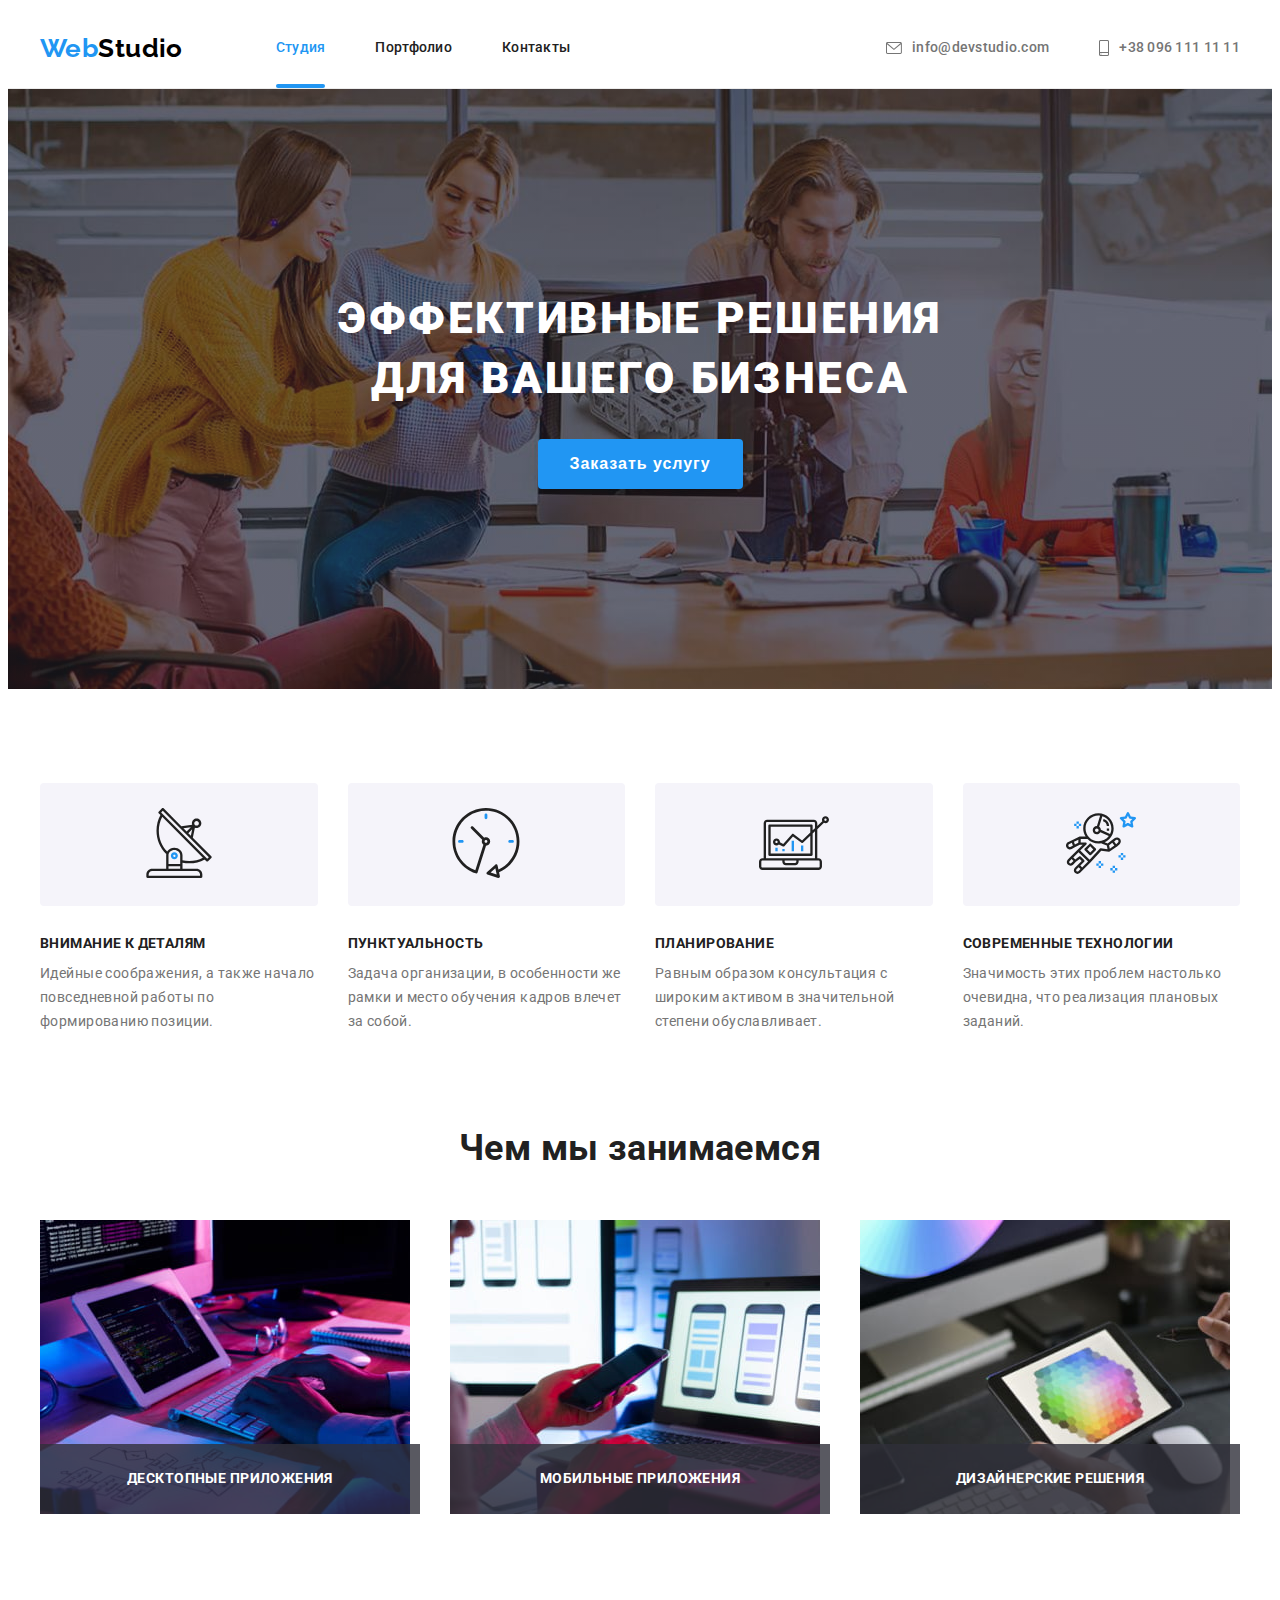
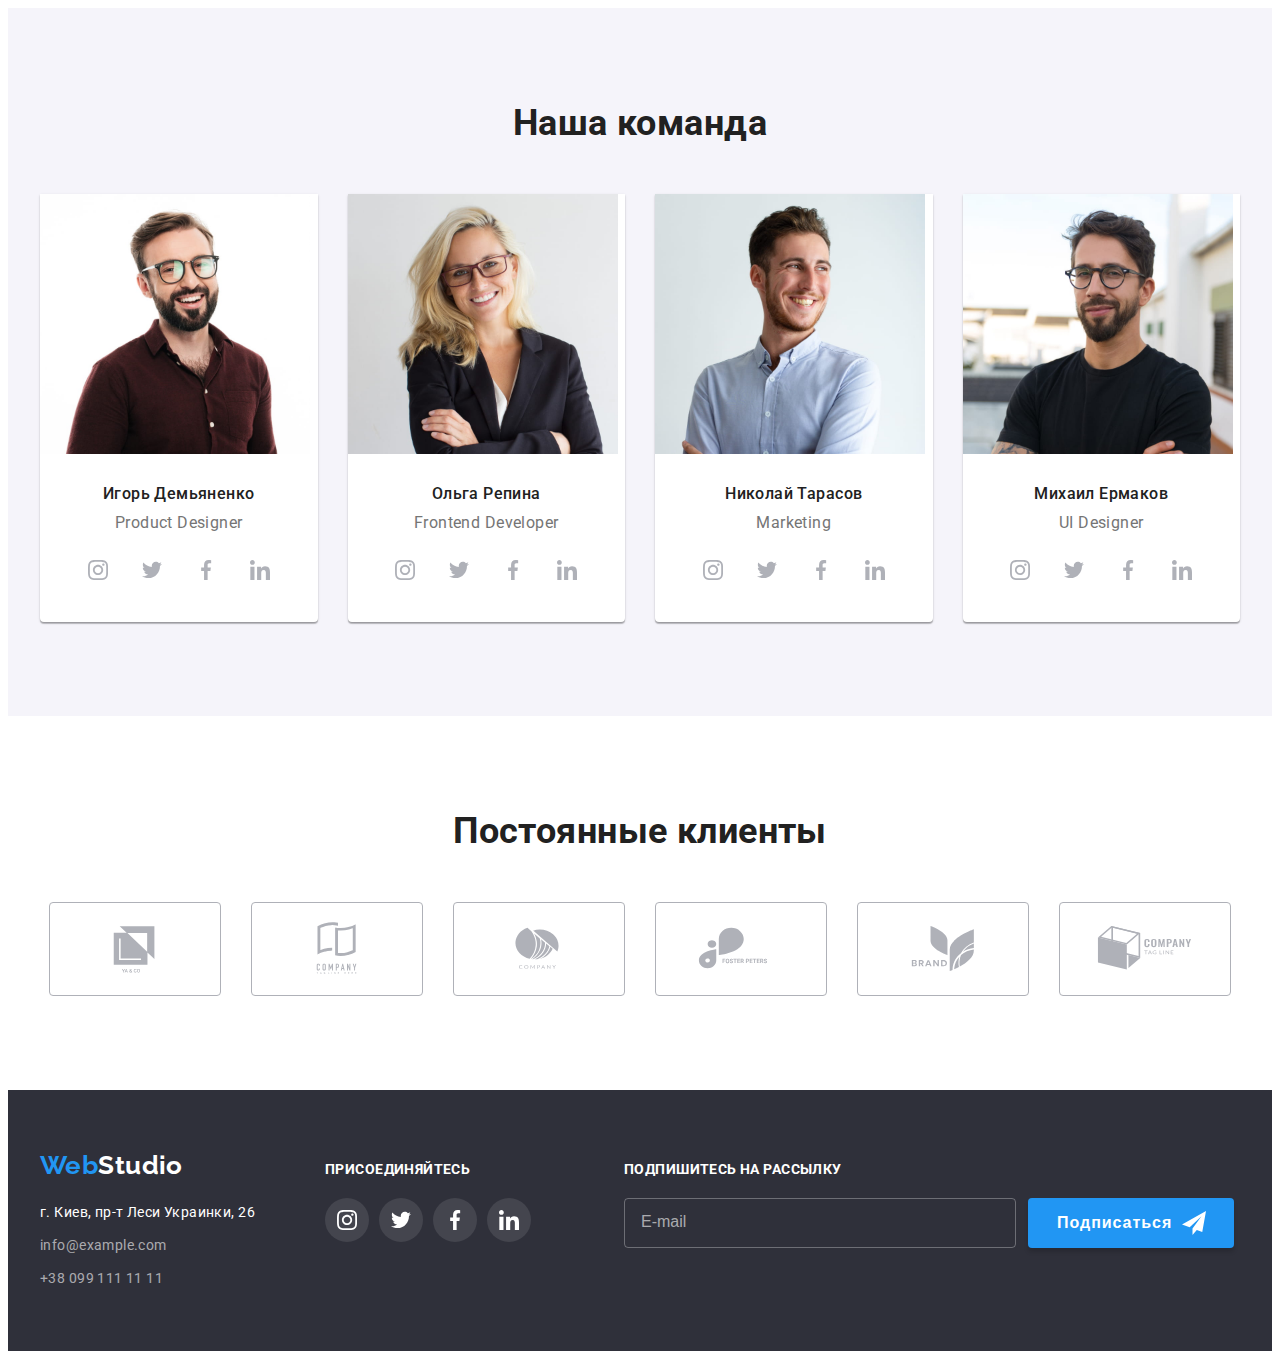
<file: index.html>
<!doctype html>
<html lang="ru">

<head>
  <meta charset="utf-8">
  <meta name="viewport" content="width=device-width, initial-scale=1.0">
  <title>WebStudio</title>
  <link rel="preconnect" href="https://fonts.googleapis.com">
  <link rel="preconnect" href="https://fonts.gstatic.com" crossorigin>
  <link href="https://fonts.googleapis.com/css2?family=Raleway:wght@700&family=Roboto:wght@400;500;700;900&display=swap" rel="stylesheet">
  <link rel="stylesheet" href="https://cdnjs.cloudflare.com/ajax/libs/modern-normalize/1.1.0/modern-normalize.min.css" integrity="sha512-wpPYUAdjBVSE4KJnH1VR1HeZfpl1ub8YT/NKx4PuQ5NmX2tKuGu6U/JRp5y+Y8XG2tV+wKQpNHVUX03MfMFn9Q==" crossorigin="anonymous" referrerpolicy="no-referrer" />
  <link rel="stylesheet" href="./css/styles.css">
</head>

<body>
  <header class="header">
    <div class="header-flex container">
      <nav class="header-navigation">
        <a class="logo logo-header link" href="./index.html" lang="en">Web<span class="logo-black-part">Studio</span></a>
        <ul class="nav list">
          <li class="nav-item">
            <a class="nav-link link current" href="./index.html">Студия</a>
          </li>
          <li class="nav-item">
            <a class="nav-link link" href="./portfolio.html">Портфолио</a>
          </li>
          <li class="nav-item">
            <a class="nav-link link" href="">Контакты</a>
          </li>
        </ul>
      </nav>
      <ul class="contacts list">
        <li class="contacts-item">
          <a class="contacts-link link" href="mailto:info@devstudio.com">
            <svg width="16" height="12" class="header-icon">
              <use href="./images/icons.svg#icon-envelope"></use>
            </svg>
            info@devstudio.com
          </a>
        </li>
        <li class="contacts-item">
          <a class="contacts-link link" href="tel:+380961111111">
            <svg width="10" height="16" class="header-icon">
              <use href="./images/icons.svg#icon-smartphone"></use>
            </svg>
            +38 096 111 11 11
          </a>
        </li>
      </ul>
    </div>
  </header>
  <main>
    <section class="hero">
      <div class="container">
        <h1 class="hero-title">Эффективные решения для вашего бизнеса</h1>
        <button class="btn hero-btn" type="button" data-modal-open>Заказать услугу</button>
      </div>
    </section>
    <section class="section padding-bottom-none">
      <div class="container">
        <h2 class="visually-hidden">Особенности</h2>
        <ul class="features list">
          <li class="features-item">
            <div class="features-icon">
              <svg width="70" height="70">
                <use href="./images/icons.svg#icon-features-1"></use>
              </svg>
            </div>
            <h3 class="features-subtitle">Внимание к деталям</h3>
            <p class="features-text">Идейные соображения, а также начало повседневной работы по формированию позиции.</p>
          </li>
          <li class="features-item">
            <div class="features-icon">
              <svg width="70" height="70">
                <use href="./images/icons.svg#icon-features-2"></use>
              </svg>
            </div>
            <h3 class="features-subtitle">Пунктуальность</h3>
            <p class="features-text">Задача организации, в особенности же рамки и место обучения кадров влечет за собой.</p>
          </li>
          <li class="features-item">
            <div class="features-icon">
              <svg width="70" height="70">
                <use href="./images/icons.svg#icon-features-3"></use>
              </svg>
            </div>
            <h3 class="features-subtitle">Планирование</h3>
            <p class="features-text">Равным образом консультация с широким активом в значительной степени обуславливает.</p>
          </li>
          <li class="features-item">
            <div class="features-icon">
              <svg width="70" height="70">
                <use href="./images/icons.svg#icon-features-4"></use>
              </svg>
            </div>
            <h3 class="features-subtitle">Современные технологии</h3>
            <p class="features-text">Значимость этих проблем настолько очевидна, что реализация плановых заданий.</p>
          </li>
        </ul>
      </div>
    </section>
    <section class="section">
      <div class="container">
        <h2 class="examples-title">Чем мы занимаемся</h2>
        <ul class="examples list">
          <li class="examples-item">
            <img src="./images/img-1.jpg" alt="Код на экране планшета" width="370" height="294">
            <p class="examples-top-text">Десктопные приложения</p>
          </li>
          <li class="examples-item">
            <img src="./images/img-2.jpg" alt="Три разных макета мобильного сайта на экране ноутбука" width="370" height="294">
            <p class="examples-top-text">Мобильные приложения</p>
          </li>
          <li class="examples-item">
            <img src="./images/img-3.jpg" alt="Цветовая гамма на экране планшета" width="370" height="294">
            <p class="examples-top-text">Дизайнерские решения</p>
          </li>
        </ul>
      </div>
    </section>
    <section class="team section">
      <div class="container">
        <h2 class="team-title">Наша команда</h2>
        <ul class="team-list list">
          <li class="team-item">
            <img src="./images/specialist-1.jpg" alt="Фото Игоря Демьяненко" width="270" height="260">
            <div class="team-content">
              <h3 class="team-subtitle">Игорь Демьяненко</h3>
              <p class="team-text" lang="en">Product Designer</p>
              <ul class="social-media list">
                <li class="social-media-item">
                  <a href="https://www.instagram.com/" class="social-media-link">
                  <svg width="20" height="20" class="social-media-logo">
                    <use href="./images/icons.svg#icon-instagram"></use>
                  </svg>
                  </a>
                </li>
                <li class="social-media-item">
                  <a href="https://www.twitter.com/" class="social-media-link">
                    <svg width="20" height="20" class="social-media-logo">
                      <use href="./images/icons.svg#icon-twitter"></use>
                    </svg>
                  </a>
                </li>
                <li class="social-media-item">
                  <a href="https://www.facebook.com/" class="social-media-link">
                    <svg width="20" height="20" class="social-media-logo">
                      <use href="./images/icons.svg#icon-facebook"></use>
                    </svg>
                  </a>
                </li>
                <li class="social-media-item">
                  <a href="https://www.linkedin.com/" class="social-media-link">
                    <svg width="20" height="20" class="social-media-logo">
                      <use href="./images/icons.svg#icon-linkedin"></use>
                    </svg>
                  </a>
                </li>
              </ul>
            </div>
          </li>
          <li class="team-item">
            <img src="./images/specialist-2.jpg" alt="Фото Ольги Репиной" width="270" height="260">
            <div class="team-content">
              <h3 class="team-subtitle">Ольга Репина</h3>
              <p class="team-text" lang="en">Frontend Developer</p>
              <ul class="social-media list">
                <li class="social-media-item">
                  <a href="https://www.instagram.com/" class="social-media-link">
                    <svg width="20" height="20" class="social-media-logo">
                      <use href="./images/icons.svg#icon-instagram"></use>
                    </svg>
                  </a>
                </li>
                <li class="social-media-item">
                  <a href="https://www.twitter.com/" class="social-media-link">
                    <svg width="20" height="20" class="social-media-logo">
                      <use href="./images/icons.svg#icon-twitter"></use>
                    </svg>
                  </a>
                </li>
                <li class="social-media-item">
                  <a href="https://www.facebook.com/" class="social-media-link">
                    <svg width="20" height="20" class="social-media-logo">
                      <use href="./images/icons.svg#icon-facebook"></use>
                    </svg>
                  </a>
                </li>
                <li class="social-media-item">
                  <a href="https://www.linkedin.com/" class="social-media-link">
                    <svg width="20" height="20" class="social-media-logo">
                      <use href="./images/icons.svg#icon-linkedin"></use>
                    </svg>
                  </a>
                </li>
              </ul>
            </div>
          </li>
          <li class="team-item">
            <img src="./images/specialist-3.jpg" alt="Фото Николая Тарасова" width="270" height="260">
            <div class="team-content">
              <h3 class="team-subtitle">Николай Тарасов</h3>
              <p class="team-text" lang="en">Marketing</p>
              <ul class="social-media list">
                <li class="social-media-item">
                  <a href="https://www.instagram.com/" class="social-media-link">
                    <svg width="20" height="20" class="social-media-logo">
                      <use href="./images/icons.svg#icon-instagram"></use>
                    </svg>
                  </a>
                </li>
                <li class="social-media-item">
                  <a href="https://www.twitter.com/" class="social-media-link">
                    <svg width="20" height="20" class="social-media-logo">
                      <use href="./images/icons.svg#icon-twitter"></use>
                    </svg>
                  </a>
                </li>
                <li class="social-media-item">
                  <a href="https://www.facebook.com/" class="social-media-link">
                    <svg width="20" height="20" class="social-media-logo">
                      <use href="./images/icons.svg#icon-facebook"></use>
                    </svg>
                  </a>
                </li>
                <li class="social-media-item">
                  <a href="https://www.linkedin.com/" class="social-media-link">
                    <svg width="20" height="20" class="social-media-logo">
                      <use href="./images/icons.svg#icon-linkedin"></use>
                    </svg>
                  </a>
                </li>
              </ul>
            </div>
          </li>
          <li class="team-item">
            <img src="./images/specialist-4.jpg" alt="Фото Михаила Ермакова" width="270" height="260">
            <div class="team-content">         
              <h3 class="team-subtitle">Михаил Ермаков</h3>
              <p class="team-text" lang="en">UI Designer</p>
              <ul class="social-media list">
                <li class="social-media-item">
                  <a href="https://www.instagram.com/" class="social-media-link">
                    <svg width="20" height="20" class="social-media-logo">
                      <use href="./images/icons.svg#icon-instagram"></use>
                    </svg>
                  </a>
                </li>
                <li class="social-media-item">
                  <a href="https://www.twitter.com/" class="social-media-link">
                    <svg width="20" height="20" class="social-media-logo">
                      <use href="./images/icons.svg#icon-twitter"></use>
                    </svg>
                  </a>
                </li>
                <li class="social-media-item">
                  <a href="https://www.facebook.com/" class="social-media-link">
                    <svg width="20" height="20" class="social-media-logo">
                      <use href="./images/icons.svg#icon-facebook"></use>
                    </svg>
                  </a>
                </li>
                <li class="social-media-item">
                  <a href="https://www.linkedin.com/" class="social-media-link">
                    <svg width="20" height="20" class="social-media-logo">
                      <use href="./images/icons.svg#icon-linkedin"></use>
                    </svg>
                  </a>
                </li>
              </ul>
            </div>
          </li>
        </ul>
      </div>
    </section>
    <section class="section">
      <div class="container">
        <h2 class="clients-title">Постоянные клиенты</h2>
        <ul class="clients-list list">
          <li class="clients-item">
            <a href="" class="clients-link">
              <svg width="106" height="60" class="client-logo">
                <use href="./images/icons.svg#icon-client-logo-1"></use>
              </svg>
            </a>
          </li>
          <li class="clients-item">
            <a href="" class="clients-link">
              <svg width="106" height="60" class="client-logo">
                <use href="./images/icons.svg#icon-client-logo-2"></use>
              </svg>
            </a>
          </li>
          <li class="clients-item">
            <a href="" class="clients-link">
              <svg width="106" height="60" class="client-logo">
                <use href="./images/icons.svg#icon-client-logo-3"></use>
              </svg>
            </a>
          </li>
          <li class="clients-item">
            <a href="" class="clients-link">
              <svg width="106" height="60" class="client-logo">
                <use href="./images/icons.svg#icon-client-logo-4"></use>
              </svg>
            </a>
          </li>
          <li class="clients-item">
            <a href="" class="clients-link">
              <svg width="106" height="60" class="client-logo">
                <use href="./images/icons.svg#icon-client-logo-5"></use>
              </svg>
            </a>
          </li>
          <li class="clients-item">
            <a href="" class="clients-link">
              <svg width="106" height="60" class="client-logo">
                <use href="./images/icons.svg#icon-client-logo-6"></use>
              </svg>
            </a>
          </li>
        </ul>
      </div>
    </section>
  </main>
  <footer class="footer">
    <div class="container footer-flex">
      <div class="footer-left-box">
        <a class="logo logo-footer link" href="./index.html" lang="en">Web<span class="logo-white-part">Studio</span></a>
        <address class="footer-contacts">
          <p class="address">г. Киев, пр-т Леси Украинки, 26</p>
          <ul class="list">
            <li class="footer-contacts-item">
              <a class="footer-contacts-link link" href="mailto:info@example.com">info@example.com</a>
            </li>
            <li class="footer-contacts-item">
              <a class="footer-contacts-link link" href="tel:+380991111111">+38 099 111 11 11</a>
            </li>
          </ul>
        </address>
      </div>
      
      <div class="footer-middle-box">
        <p class="footer-message">присоединяйтесь</p>
        <ul class="social-media list">
          <li class="social-media-item">
            <a href="https://www.instagram.com/" class="social-media-link smlink-footer">
              <svg width="20" height="20" class="smlogo-footer">
                <use href="./images/icons.svg#icon-instagram"></use>
              </svg>
            </a>
          </li>
          <li class="social-media-item">
            <a href="https://www.twitter.com/" class="social-media-link smlink-footer">
              <svg width="20" height="20" class="smlogo-footer">
                <use href="./images/icons.svg#icon-twitter"></use>
              </svg>
            </a>
          </li>
          <li class="social-media-item">
            <a href="https://www.facebook.com/" class="social-media-link smlink-footer">
              <svg width="20" height="20" class="smlogo-footer">
                <use href="./images/icons.svg#icon-facebook"></use>
              </svg>
            </a>
          </li>
          <li class="social-media-item">
            <a href="https://www.linkedin.com/" class="social-media-link smlink-footer">
              <svg width="20" height="20" class="smlogo-footer">
                <use href="./images/icons.svg#icon-linkedin"></use>
              </svg>
            </a>
          </li>
        </ul>
      </div>
      <div>
        <p class="footer-message">Подпишитесь на рассылку</p>
        <form action="#" class="footer-form">
          <input type="email" name="e-mail" placeholder="E-mail" class="footer-form-input">
          <button type="submit" class="btn footer-btn">Подписаться</button>
        </form>
      </div>
    </div>
  </footer>

  <div class="backdrop is-hidden" data-modal>
    <div class="modal">
      <button type="button" class="close-btn" data-modal-close>
        <svg width="18" height="18" class="icon-close-btn">
          <use href="./images/icons.svg#icon-close-btn"></use>
        </svg>
      </button>
      <p class="modal-title">Оставьте свои данные, мы вам перезвоним</p>
      <form action="#">
        <label for="name" class="modal-form-label">Имя</label>
        <span class="input-wrapper">
          <input type="text" name="name" id="name" class="modal-form-input">
          <svg width="18" height="18" class="input-icon">
            <use href="./images/icons.svg#icon-name"></use>
          </svg>
        </span>
        <label for="phone" class="modal-form-label">Телефон</label>
        <span class="input-wrapper">
          <input type="tel" name="phone-number" id="phone" class="modal-form-input">
          <svg width="18" height="18" class="input-icon">
            <use href="./images/icons.svg#icon-phone"></use>
          </svg>
        </span>
        <label for="email" class="modal-form-label">Почта</label>
        <span class="input-wrapper">
          <input type="email" name="e-mail" id="email" class="modal-form-input">
          <svg width="18" height="18" class="input-icon">
            <use href="./images/icons.svg#icon-email"></use>
          </svg>
        </span>
        <label for="comment" class="modal-form-label">Комментарий</label>
        <textarea name="comment" id="comment" placeholder="Введите текст" class="modal-form-comment"></textarea>
        <input type="checkbox" id="checkbox" class="modal-checkbox visually-hidden">
        <label for="checkbox" class="modal-checkbox-label">
          <span>
            <svg width="11" height="8" class="">
              <use href="./images/icons.svg#icon-check"></use>
            </svg>
          </span>
          Соглашаюсь с рассылкой и принимаю&#160;
          <a href="" class="terms-link">Условия договора</a>
        </label>
        <button type="submit" class="btn modal-send-btn">Отправить</button>
      </form>
    </div>
  </div>
  
  <script src="./js/modal.js"></script>
</body>

</html>
</file>
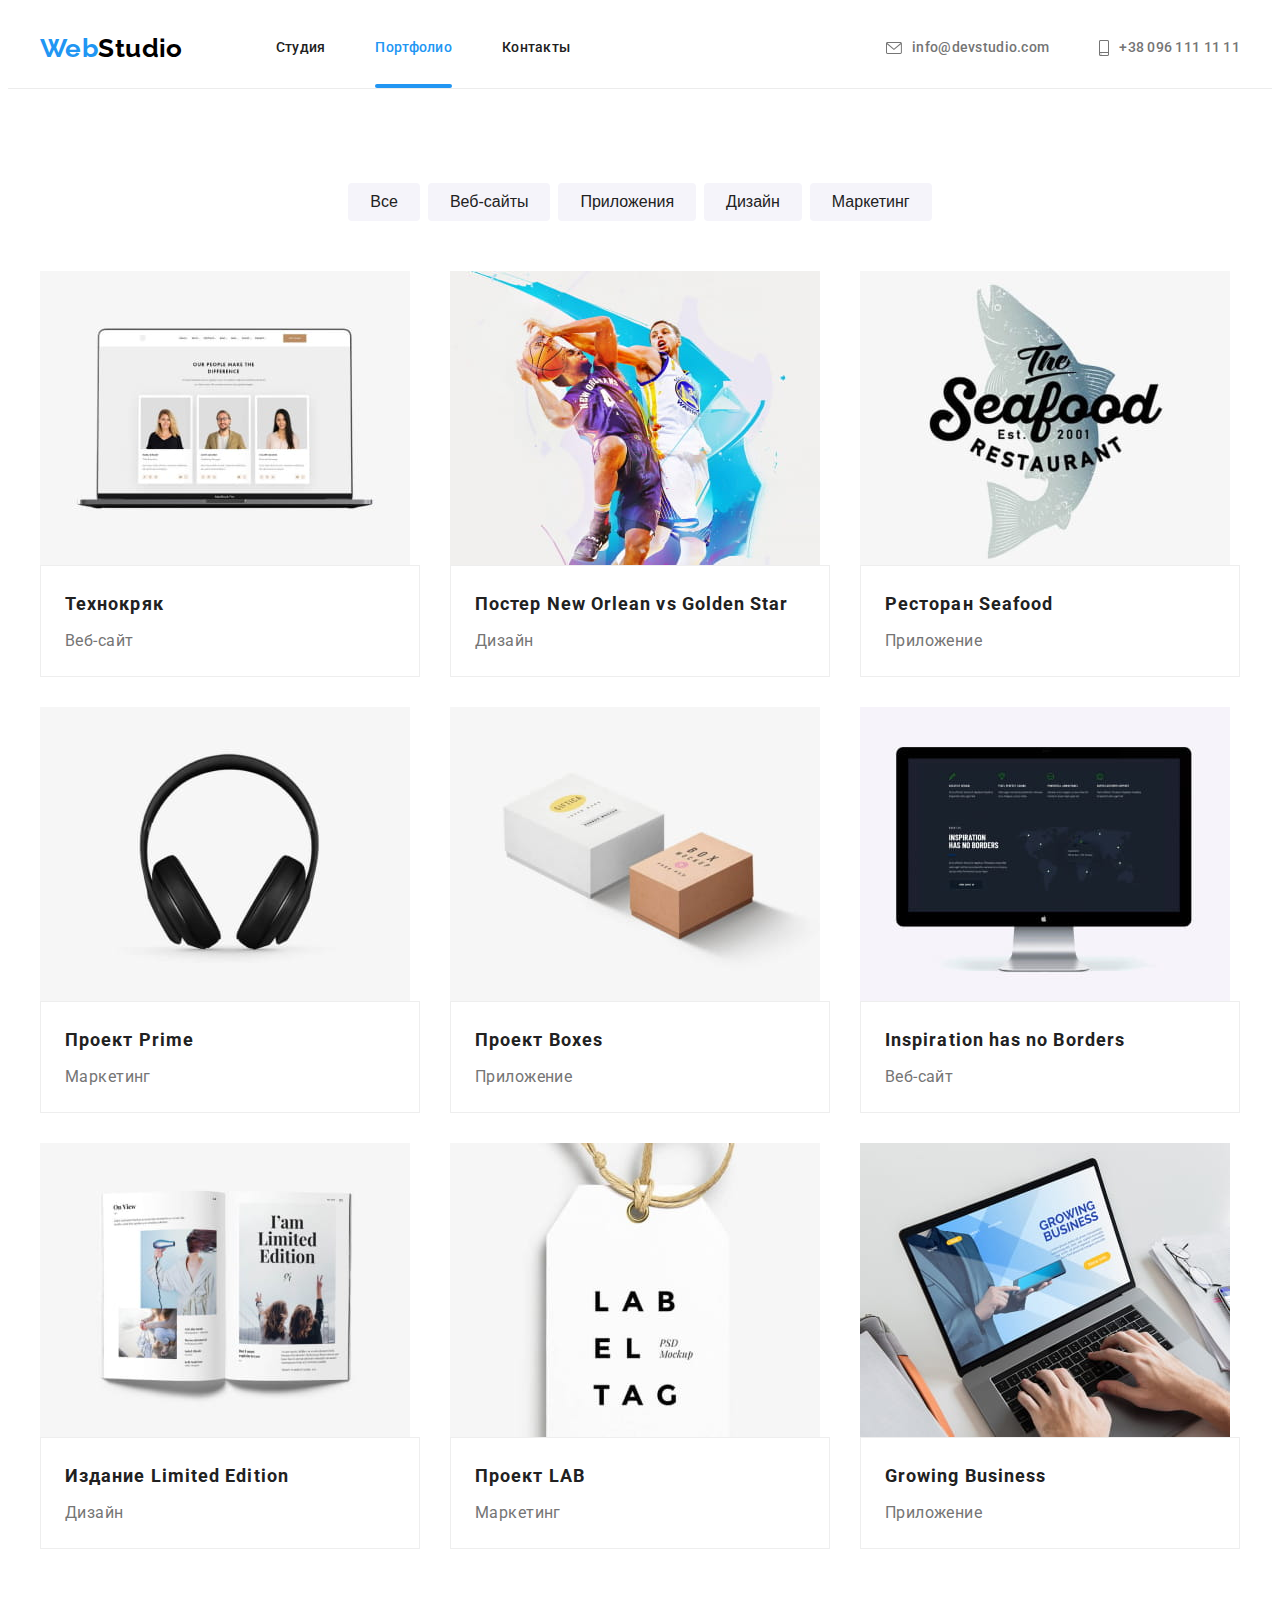
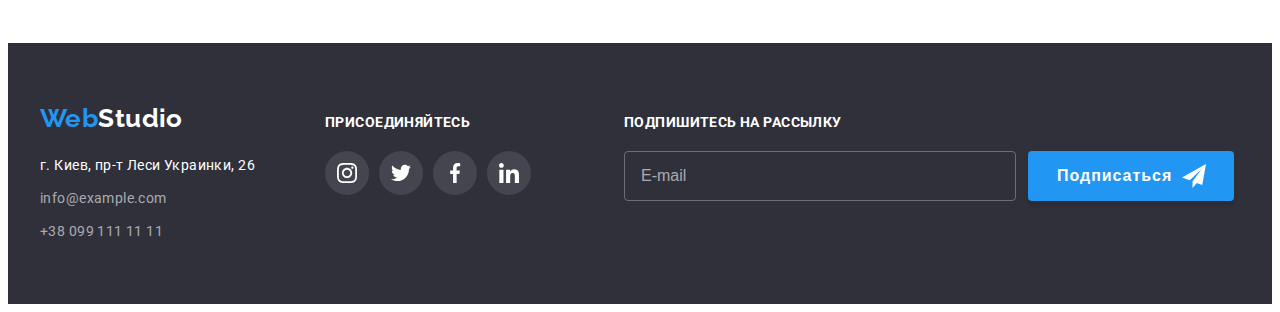
<file: portfolio.html>
<!doctype html>
<html lang="ru">

<head>
  <meta charset="utf-8">
  <meta name="viewport" content="width=device-width, initial-scale=1.0">
  <title>WebStudio</title>
  <link rel="preconnect" href="https://fonts.googleapis.com">
  <link rel="preconnect" href="https://fonts.gstatic.com" crossorigin>
  <link href="https://fonts.googleapis.com/css2?family=Raleway:wght@700&family=Roboto:wght@400;500;700;900&display=swap" rel="stylesheet">
  <link rel="stylesheet" href="https://cdnjs.cloudflare.com/ajax/libs/modern-normalize/1.1.0/modern-normalize.min.css" integrity="sha512-wpPYUAdjBVSE4KJnH1VR1HeZfpl1ub8YT/NKx4PuQ5NmX2tKuGu6U/JRp5y+Y8XG2tV+wKQpNHVUX03MfMFn9Q==" crossorigin="anonymous" referrerpolicy="no-referrer" />
  <link rel="stylesheet" href="./css/styles.css">
</head>

<body>
  <header class="header">
    <div class="header-flex container">
      <nav class="header-navigation">
        <a class="logo logo-header link" href="./index.html" lang="en">Web<span class="logo-black-part">Studio</span></a>
        <ul class="nav list">
          <li class="nav-item">
            <a class="nav-link link" href="./index.html">Студия</a>
          </li>
          <li class="nav-item">
            <a class="nav-link link current" href="./portfolio.html">Портфолио</a>
          </li>
          <li class="nav-item">
            <a class="nav-link link" href="">Контакты</a>
          </li>
        </ul>
      </nav>
      <ul class="contacts list">
        <li class="contacts-item">
          <a class="contacts-link link" href="mailto:info@devstudio.com">
            <svg width="16" height="12" class="header-icon">
              <use href="./images/icons.svg#icon-envelope"></use>
            </svg>
            info@devstudio.com
          </a>
        </li>
        <li class="contacts-item">
          <a class="contacts-link link" href="tel:+380961111111">
            <svg width="10" height="16" class="header-icon">
              <use href="./images/icons.svg#icon-smartphone"></use>
            </svg>
            +38 096 111 11 11
          </a>
        </li>
      </ul>
    </div>
  </header>
  <main>
    <section class="section">
      <div class="container">
        <h1 class="visually-hidden">Портфолио</h1>
        <ul class="portfolio-btn-list list">
          <li class="portfolio-btn-item"><button class="btn portfolio-btn" type="button">Все</button></li>
          <li class="portfolio-btn-item"><button class="btn portfolio-btn" type="button">Веб-сайты</button></li>
          <li class="portfolio-btn-item"><button class="btn portfolio-btn" type="button">Приложения</button></li>
          <li class="portfolio-btn-item"><button class="btn portfolio-btn" type="button">Дизайн</button></li>
          <li class="portfolio-btn-item"><button class="btn portfolio-btn" type="button">Маркетинг</button></li>
        </ul>
        <ul class="portfolio-list list">
          <li class="portfolio-item">
            <div class="portfolio-top-wrapper">
              <img src="./images/portfolio-1.jpg" alt="Пример веб-сайта" width="370" height="294">
              <p class="portfolio-top-text">Технокряк это современная площадка распространения коронавируса. Компании используют эту платформу для цифрового шпионажа и атак на защищённые сервера конкурентов.</p>
            </div>
            <div class="portfolio-item-content">
              <h2 class="portfolio-subtitle">Технокряк</h2>
              <p class="portfolio-text">Веб-сайт</p>
            </div>
          </li>
          <li class="portfolio-item">
            <div class="portfolio-top-wrapper">
              <img src="./images/portfolio-2.jpg" alt="Постер" width="370" height="294">
              <p class="portfolio-top-text">Технокряк это современная площадка распространения коронавируса. Компании используют эту
              платформу для цифрового шпионажа и атак на защищённые сервера конкурентов.</p>
            </div>
            <div class="portfolio-item-content">
              <h2 class="portfolio-subtitle">Постер <span lang="en">New Orlean vs Golden Star</span></h2>
              <p class="portfolio-text">Дизайн</p>
            </div>
          </li>
          <li class="portfolio-item">
            <div class="portfolio-top-wrapper">
              <img src="./images/portfolio-3.jpg" alt="Логотип ресторана" width="370" height="294">
              <p class="portfolio-top-text">Технокряк это современная площадка распространения коронавируса. Компании используют эту
              платформу для цифрового шпионажа и атак на защищённые сервера конкурентов.</p>
            </div>
            <div class="portfolio-item-content">
              <h2 class="portfolio-subtitle">Ресторан <span lang="en">Seafood</span></h2>
              <p class="portfolio-text">Приложение</p>
            </div>
          </li>
          <li class="portfolio-item">
            <div class="portfolio-top-wrapper">
              <img src="./images/portfolio-4.jpg" alt="Наушники" width="370" height="294">
              <p class="portfolio-top-text">Технокряк это современная площадка распространения коронавируса. Компании используют эту платформу для цифрового шпионажа и атак на защищённые сервера конкурентов.</p>
            </div>
            <div class="portfolio-item-content">
              <h2 class="portfolio-subtitle">Проект <span lang="en">Prime</span></h2>
              <p class="portfolio-text">Маркетинг</p>
            </div>
          </li>
          <li class="portfolio-item">
            <div class="portfolio-top-wrapper">
              <img src="./images/portfolio-5.jpg" alt="Коробки" width="370" height="294">
              <p class="portfolio-top-text">Технокряк это современная площадка распространения коронавируса. Компании используют эту платформу для цифрового шпионажа и атак на защищённые сервера конкурентов.</p>
            </div>
            <div class="portfolio-item-content">
              <h2 class="portfolio-subtitle">Проект <span lang="en">Boxes</span></h2>
              <p class="portfolio-text">Приложение</p>
            </div>
          </li>
          <li class="portfolio-item">
            <div class="portfolio-top-wrapper">
              <img src="./images/portfolio-6.jpg" alt="Пример веб-сайта" width="370" height="294">
              <p class="portfolio-top-text">Технокряк это современная площадка распространения коронавируса. Компании используют эту платформу для цифрового шпионажа и атак на защищённые сервера конкурентов.</p>
            </div>
            <div class="portfolio-item-content">
              <h2 class="portfolio-subtitle" lang="en">Inspiration has no Borders</h2>
              <p class="portfolio-text">Веб-сайт</p>
            </div>
          </li>
          <li class="portfolio-item">
            <div class="portfolio-top-wrapper">
              <img src="./images/portfolio-7.jpg" alt="Журнал" width="370" height="294">
              <p class="portfolio-top-text">Технокряк это современная площадка распространения коронавируса. Компании используют эту платформу для цифрового шпионажа и атак на защищённые сервера конкурентов.</p>
            </div>
            <div class="portfolio-item-content">
              <h2 class="portfolio-subtitle">Издание <span lang="en">Limited Edition</span></h2>
              <p class="portfolio-text">Дизайн</p>
            </div>
          </li>
          <li class="portfolio-item">
            <div class="portfolio-top-wrapper">
              <img src="./images/portfolio-8.jpg" alt="Этикетка с логотипом" width="370" height="294">
              <p class="portfolio-top-text">Технокряк это современная площадка распространения коронавируса. Компании используют эту платформу для цифрового шпионажа и атак на защищённые сервера конкурентов.</p>
            </div>
            <div class="portfolio-item-content">
              <h2 class="portfolio-subtitle">Проект <span lang="en">LAB</span></h2>
              <p class="portfolio-text">Маркетинг</p>
            </div>
          </li>
          <li class="portfolio-item">
            <div class="portfolio-top-wrapper">
              <img src="./images/portfolio-9.jpg" alt="Демонстрация приложения" width="370" height="294">
              <p class="portfolio-top-text">Технокряк это современная площадка распространения коронавируса. Компании используют эту платформу для цифрового шпионажа и атак на защищённые сервера конкурентов.</p>
            </div>
            <div class="portfolio-item-content">
              <h2 class="portfolio-subtitle" lang="en">Growing Business</h2>
              <p class="portfolio-text">Приложение</p>
            </div>
          </li>
        </ul>
      </div>
    </section>
  </main>
  <footer class="footer">
    <div class="container footer-flex">
      <div class="footer-left-box">
        <a class="logo logo-footer link" href="./index.html" lang="en">Web<span class="logo-white-part">Studio</span></a>
        <address class="footer-contacts">
          <p class="address">г. Киев, пр-т Леси Украинки, 26</p>
          <ul class="list">
            <li class="footer-contacts-item">
              <a class="footer-contacts-link link" href="mailto:info@example.com">info@example.com</a>
            </li>
            <li class="footer-contacts-item">
              <a class="footer-contacts-link link" href="tel:+380991111111">+38 099 111 11 11</a>
            </li>
          </ul>
        </address>
      </div>
    
      <div class="footer-middle-box">
        <p class="footer-message">присоединяйтесь</p>
        <ul class="social-media list">
          <li class="social-media-item">
            <a href="https://www.instagram.com/" class="social-media-link smlink-footer">
              <svg width="20" height="20" class="smlogo-footer">
                <use href="./images/icons.svg#icon-instagram"></use>
              </svg>
            </a>
          </li>
          <li class="social-media-item">
            <a href="https://www.twitter.com/" class="social-media-link smlink-footer">
              <svg width="20" height="20" class="smlogo-footer">
                <use href="./images/icons.svg#icon-twitter"></use>
              </svg>
            </a>
          </li>
          <li class="social-media-item">
            <a href="https://www.facebook.com/" class="social-media-link smlink-footer">
              <svg width="20" height="20" class="smlogo-footer">
                <use href="./images/icons.svg#icon-facebook"></use>
              </svg>
            </a>
          </li>
          <li class="social-media-item">
            <a href="https://www.linkedin.com/" class="social-media-link smlink-footer">
              <svg width="20" height="20" class="smlogo-footer">
                <use href="./images/icons.svg#icon-linkedin"></use>
              </svg>
            </a>
          </li>
        </ul>
      </div>
      <div>
        <p class="footer-message">Подпишитесь на рассылку</p>
        <form action="#" class="footer-form">
          <input type="email" name="e-mail" placeholder="E-mail" class="footer-form-input">
          <button type="submit" class="btn footer-btn">Подписаться</button>
        </form>
      </div>
    </div>
  </footer>
</body>

</html>
</file>
<file: css/styles.css>
:root {
  --primary-color: #757575;
  --title-color: #212121;
  --accent-color: #2196f3;

  --transition-timing-function: cubic-bezier(0.4, 0, 0.2, 1);
}

body {
  font-family: Roboto, sans-serif;
  font-size: 14px;
  color: var(--primary-color);
  letter-spacing: 0.03em;
}

p,
h1,
h2,
h3,
h4,
h5,
h6 {
  margin: 0;
}

ul {
  margin: 0;
  padding-left: 0;
}

img {
  display: block;
}

.link {
  text-decoration: none;
  transition: color 250ms var(--transition-timing-function);
}

.link:hover,
.link:focus {
  color: var(--accent-color);
}

.link:hover .header-icon,
.link:focus .header-icon {
  fill: var(--accent-color);
}

.list {
  list-style: none;
}

.btn {
  font-size: 16px;

  cursor: pointer;
  border: none;
  border-radius: 4px;
}

.container {
  width: 1200px;
  margin: 0 auto;
  padding-left: 15px;
  padding-right: 15px;
}

.section {
  padding-top: 94px;
  padding-bottom: 94px;
}

.visually-hidden {
  position: absolute !important;
  clip: rect(1px 1px 1px 1px);
  clip: rect(1px, 1px, 1px, 1px);
  padding: 0 !important;
  border: 0 !important;
  height: 1px !important;
  width: 1px !important;
  overflow: hidden;
}

/* Header */

.header {
  border-bottom: 1px solid #ececec;
}

.header-flex {
  display: flex;
}

.header-navigation {
  display: flex;
  align-items: center;
}

.logo {
  font-family: Raleway, sans-serif;
  font-weight: 700;
  font-size: 26px;
  line-height: 1.19;
  color: var(--accent-color);
}

.logo-header {
  margin-right: 93px;
}

.logo-black-part {
  color: #000000;
}

.logo-white-part {
  color: #ffffff;
}

.nav,
.contacts {
  display: flex;

  font-weight: 500;
  line-height: 1.14;
  letter-spacing: 0.02em;
}

.contacts {
  margin-left: auto;
  align-items: center;
}

.nav-item:not(:last-child),
.contacts-item:not(:last-child) {
  margin-right: 50px;
}

.nav-link {
  position: relative;

  display: inline-block;
  padding-top: 32px;
  padding-bottom: 32px;

  color: #212121;
}

.contacts-link {
  display: flex;
  align-items: center;

  color: #757575;
}

.current {
  color: var(--accent-color);
}

.current::after {
  content: '';
  position: absolute;
  bottom: 0;

  display: block;
  width: 100%;
  height: 4px;

  background-color: var(--accent-color);
  border-radius: 2px;
}

.header-icon {
  margin-right: 10px;
  fill: var(--primary-color);
  transition: fill 250ms var(--transition-timing-function);
}

/* Hero */

.hero {
  padding-top: 200px;
  padding-bottom: 200px;
  background-color: #2f303a;
  background-image: linear-gradient(
      rgba(47, 48, 58, 0.4),
      rgba(47, 48, 58, 0.4)
    ),
    url(../images/background.jpg);
  background-size: cover;
  background-position: center;
  background-repeat: no-repeat;
  max-width: 1600px;
  margin: 0 auto;
}

.hero-title {
  max-width: 696px;
  margin: 0 auto 30px;

  font-weight: 900;
  font-size: 44px;
  line-height: 1.36;
  text-align: center;
  letter-spacing: 0.06em;
  text-transform: uppercase;
  color: #ffffff;
}

.hero-btn {
  display: block;
  padding: 10px 32px;
  margin: 0 auto;

  font-weight: 700;
  line-height: 1.88;
  letter-spacing: 0.06em;
  color: #ffffff;
  background-color: var(--accent-color);
  box-shadow: 0px 4px 4px rgba(0, 0, 0, 0.15);
}

/* Features */

.features {
  display: flex;
  margin-right: -30px;
}

.features-subtitle {
  margin-bottom: 10px;

  font-weight: 700;
  font-size: inherit;
  line-height: 1.14;
  text-transform: uppercase;
  color: var(--title-color);
}

.features-item {
  flex-basis: calc(100% / 4 - 30px);
  margin-right: 30px;
}

.features-text {
  line-height: 1.71;
}

.padding-bottom-none {
  padding-bottom: 0;
}

.features-icon {
  padding-top: 25px;
  padding-bottom: 25px;
  margin-bottom: 30px;
  text-align: center;
  background-color: #f5f4fa;
  border-radius: 4px;
}

/* Examples & Team & Clients */

.examples {
  display: flex;
  margin-right: -30px;
}

.examples-item {
  position: relative;
  flex-basis: calc(100% / 3 - 30px);
  margin-right: 30px;
}

.examples-top-text {
  position: absolute;
  left: 0;
  bottom: 0;

  width: 100%;
  padding: 27px 0;

  font-weight: 700;
  line-height: 1.14;
  text-align: center;
  text-transform: uppercase;

  color: #ffffff;
  background-color: rgba(47, 48, 58, 0.8);
}

.examples-title,
.team-title,
.clients-title {
  margin-bottom: 50px;

  font-weight: 700;
  font-size: 36px;
  line-height: 1.17;
  text-align: center;
  color: var(--title-color);
}

.team {
  background-color: #f5f4fa;
}

.team-list {
  display: flex;
  margin-right: -30px;
}

.team-item {
  flex-basis: calc(100% / 4 - 30px);
  margin-right: 30px;

  background-color: #ffffff;
  box-shadow: 0px 1px 3px rgba(0, 0, 0, 0.12), 0px 1px 1px rgba(0, 0, 0, 0.14),
    0px 2px 1px rgba(0, 0, 0, 0.2);
  border-radius: 0px 0px 4px 4px;
}

.team-content {
  padding: 30px 32px;
}

.team-subtitle {
  margin-bottom: 10px;

  font-weight: 500;
  font-size: 16px;
  line-height: 1.19;
  text-align: center;
  color: var(--title-color);
}

.team-text {
  margin-bottom: 16px;

  font-size: 16px;
  line-height: 1.19;
  text-align: center;
}

.social-media {
  display: flex;
  justify-content: center;
}

.social-media-link {
  display: flex;
  align-items: center;
  justify-content: center;
  width: 44px;
  height: 44px;
  border-radius: 50%;
  transition: background-color 250ms var(--transition-timing-function);
}

.social-media-link:hover,
.social-media-link:focus {
  background-color: var(--accent-color);
}

.social-media-link:hover .social-media-logo,
.social-media-link:focus .social-media-logo {
  fill: #ffffff;
}

.social-media-item:not(:last-child) {
  margin-right: 10px;
}

.social-media-logo {
  fill: #afb1b8;
  transition: fill 250ms var(--transition-timing-function);
}

.clients-list {
  display: flex;
  justify-content: center;
}

.clients-link {
  display: flex;
  align-items: center;
  justify-content: center;
  width: 170px;
  height: 92px;
  border: 1px solid #afb1b8;
  border-radius: 4px;
  transition: border 250ms var(--transition-timing-function);
}

.client-logo {
  fill: #afb1b8;
  transition: fill 250ms var(--transition-timing-function);
}

.clients-link:hover,
.clients-link:focus {
  border: 1px solid var(--accent-color);
}

.clients-link:hover .client-logo,
.clients-link:focus .client-logo {
  fill: var(--accent-color);
}

.clients-item:not(:last-child) {
  margin-right: 30px;
}

/* Footer */

.footer {
  padding-top: 60px;
  padding-bottom: 60px;
  background-color: #2f303a;
}

.logo-footer {
  display: inline-block;
  margin-bottom: 20px;
}

.footer-contacts {
  font-style: normal;
  line-height: 1.71;
}

.address {
  margin-bottom: 9px;

  color: #ffffff;
}

.footer-contacts-link {
  color: rgba(255, 255, 255, 0.6);
}

.footer-contacts-item:not(:last-child) {
  margin-bottom: 9px;
}

.footer-message {
  margin-top: 12px;
  margin-bottom: 20px;

  font-weight: 700;
  text-transform: uppercase;
  line-height: 1.14;
  color: #ffffff;
}

.smlink-footer {
  background-color: rgba(255, 255, 255, 0.1);
}

.smlogo-footer {
  fill: #ffffff;
}

.footer-flex {
  display: flex;
}

.footer-left-box {
  margin-right: 70px;
}

.footer-middle-box {
  margin-right: 93px;
}

.footer-btn {
  display: flex;
  align-items: center;
  padding: 10px 28px 10px 29px;

  font-weight: 700;
  line-height: 1.88;
  letter-spacing: 0.06em;
  color: #ffffff;
  background-color: var(--accent-color);
  box-shadow: 0px 4px 4px rgba(0, 0, 0, 0.15);
}

.footer-btn::after {
  content: '';
  display: inline-block;
  margin-left: 10px;
  width: 24px;
  height: 24px;
  background-image: url(../images/send.svg);
}

.footer-form-input {
  margin-right: 12px;
  padding: 15px 16px;
  width: 358px;

  color: #ffffff;
  background-color: transparent;
  border: 1px solid rgba(255, 255, 255, 0.3);
  border-radius: 4px;
}

.footer-form-input::placeholder {
  font-size: 16px;
  line-height: 1.25;
  color: rgba(255, 255, 255, 0.6);
}

.footer-form {
  display: flex;
}

/* Portfolio */

.portfolio-btn-list {
  display: flex;
  justify-content: center;
  margin-bottom: 50px;
}

.portfolio-btn-item:not(:last-child) {
  margin-right: 8px;
}

.portfolio-btn {
  padding: 6px 22px;

  font-weight: 500;
  line-height: 1.63;
  color: #212121;
  background-color: #f5f4fa;
  transition: color 250ms var(--transition-timing-function),
    background-color 250ms var(--transition-timing-function);
}

.portfolio-btn:hover,
.portfolio-btn:focus {
  color: #ffffff;
  background-color: var(--accent-color);
  box-shadow: 0px 3px 1px rgba(0, 0, 0, 0.1), 0px 1px 2px rgba(0, 0, 0, 0.08),
    0px 2px 2px rgba(0, 0, 0, 0.12);
}

.portfolio-list {
  display: flex;
  flex-wrap: wrap;
  margin-right: -30px;
  margin-bottom: -30px;
}

.portfolio-item {
  flex-basis: calc(100% / 3 - 30px);
  margin-right: 30px;
  margin-bottom: 30px;
  transition: box-shadow 250ms var(--transition-timing-function);
}

.portfolio-subtitle {
  margin-bottom: 4px;

  font-weight: 700;
  font-size: 18px;
  line-height: 2;
  letter-spacing: 0.06em;
  color: var(--title-color);
}

.portfolio-text {
  font-size: 16px;
  line-height: 1.88;
}

.portfolio-item-content {
  padding: 20px 24px;
  border: 1px solid #eeeeee;
}

.portfolio-top-wrapper {
  position: relative;
  overflow: hidden;
}

.portfolio-top-text {
  position: absolute;
  top: 0;
  transform: translateY(100%);

  padding: 63px 24px;
  height: 100%;

  font-size: 18px;
  line-height: 1.56;
  color: #ffffff;
  background-color: rgba(33, 150, 243, 0.9);

  transition: transform 250ms var(--transition-timing-function);
}

.portfolio-item:hover {
  box-shadow: 0px 1px 1px rgba(0, 0, 0, 0.12), 0px 4px 4px rgba(0, 0, 0, 0.06),
    1px 4px 6px rgba(0, 0, 0, 0.16);
}

.portfolio-item:hover .portfolio-top-text {
  transform: translateY(0);
}

/* Modal */

.backdrop {
  position: fixed;
  top: 0;

  width: 100vw;
  height: 100vh;

  background-color: rgba(0, 0, 0, 0.2);

  transition: opacity 300ms var(--transition-timing-function),
    visibility 250ms var(--transition-timing-function);
}

.modal {
  position: absolute;
  top: 50%;
  left: 50%;
  transform: translate(-50%, -50%) scale(1);

  padding: 40px;
  width: 528px;
  min-height: 581px;

  background-color: #ffffff;
  border-radius: 4px;
  transition: transform 500ms var(--transition-timing-function);
}

.close-btn {
  position: absolute;
  right: 8px;
  top: 8px;

  width: 30px;
  height: 30px;
  padding: 5px;

  background-color: transparent;
  border: 1px solid rgba(0, 0, 0, 0.1);
  border-radius: 50%;
  cursor: pointer;
}

.close-btn:hover,
.close-btn:focus .icon-close-btn {
  fill: var(--accent-color);
}

.icon-close-btn {
  transition: fill 250ms var(--transition-timing-function);
}

.is-hidden {
  opacity: 0;
  visibility: hidden;
  pointer-events: none;
}

.backdrop.is-hidden .modal {
  transform: translate(-50%, -50%) scale(2);
}

.modal-title {
  margin-bottom: 12px;
  text-align: center;

  font-weight: 700;
  font-size: 20px;
  color: var(--title-color);
}

.modal-form-input {
  display: block;
  margin-bottom: 10px;
  padding: 11px 12px 11px 42px;
  width: 100%;
  height: 40px;

  border: 1px solid rgba(33, 33, 33, 0.2);
  border-radius: 4px;
  color: var(--title-color);
  outline: none;
  transition: border-color 250ms var(--transition-timing-function);
}

.modal-form-input:focus {
  border-color: var(--accent-color);
}

.modal-form-input:focus + .input-icon {
  fill: var(--accent-color);
}

.modal-form-comment {
  margin-bottom: 20px;
  padding: 12px 16px;
  width: 100%;
  height: 120px;

  border: 1px solid rgba(33, 33, 33, 0.2);
  border-radius: 4px;
  color: var(--title-color);
  resize: none;
  outline: none;
  transition: border-color 250ms var(--transition-timing-function);
}

.modal-form-comment:focus {
  border-color: var(--accent-color);
}

.modal-form-label {
  display: inline-block;
  margin-bottom: 4px;

  font-size: 12px;
  line-height: 1.17;
  letter-spacing: 0.01em;
}

.modal-form-comment::placeholder {
  font-size: 12px;
  line-height: 1.17;
  letter-spacing: 0.01em;
  color: rgba(117, 117, 117, 0.5);
}

.modal-checkbox-label {
  display: flex;
  align-items: center;
  margin-bottom: 30px;
  line-height: 1.71;
}

.modal-checkbox-label span {
  display: flex;
  padding: 4px 2px 3px 3px;
  margin-right: 8px;
  margin-left: 12px;
  width: 16px;
  height: 15px;

  border: 2px solid #212121;
  border-radius: 2px;
}

.modal-checkbox:checked + .modal-checkbox-label span {
  background-color: var(--accent-color);
  border: none;
}

.terms-link {
  color: var(--accent-color);
}

.modal-send-btn {
  display: block;
  margin: 0 auto;
  padding: 10px 55px 10px 56px;

  font-weight: 700;
  line-height: 1.88;
  letter-spacing: 0.06em;
  color: #ffffff;
  background: #188ce8;
  box-shadow: 0px 4px 4px rgba(0, 0, 0, 0.15);
}

.input-wrapper {
  display: block;
  position: relative;
}

.input-icon {
  position: absolute;
  left: 12px;
  top: 50%;
  transform: translateY(-50%);
  transition: fill 250ms var(--transition-timing-function);
}
</file>
